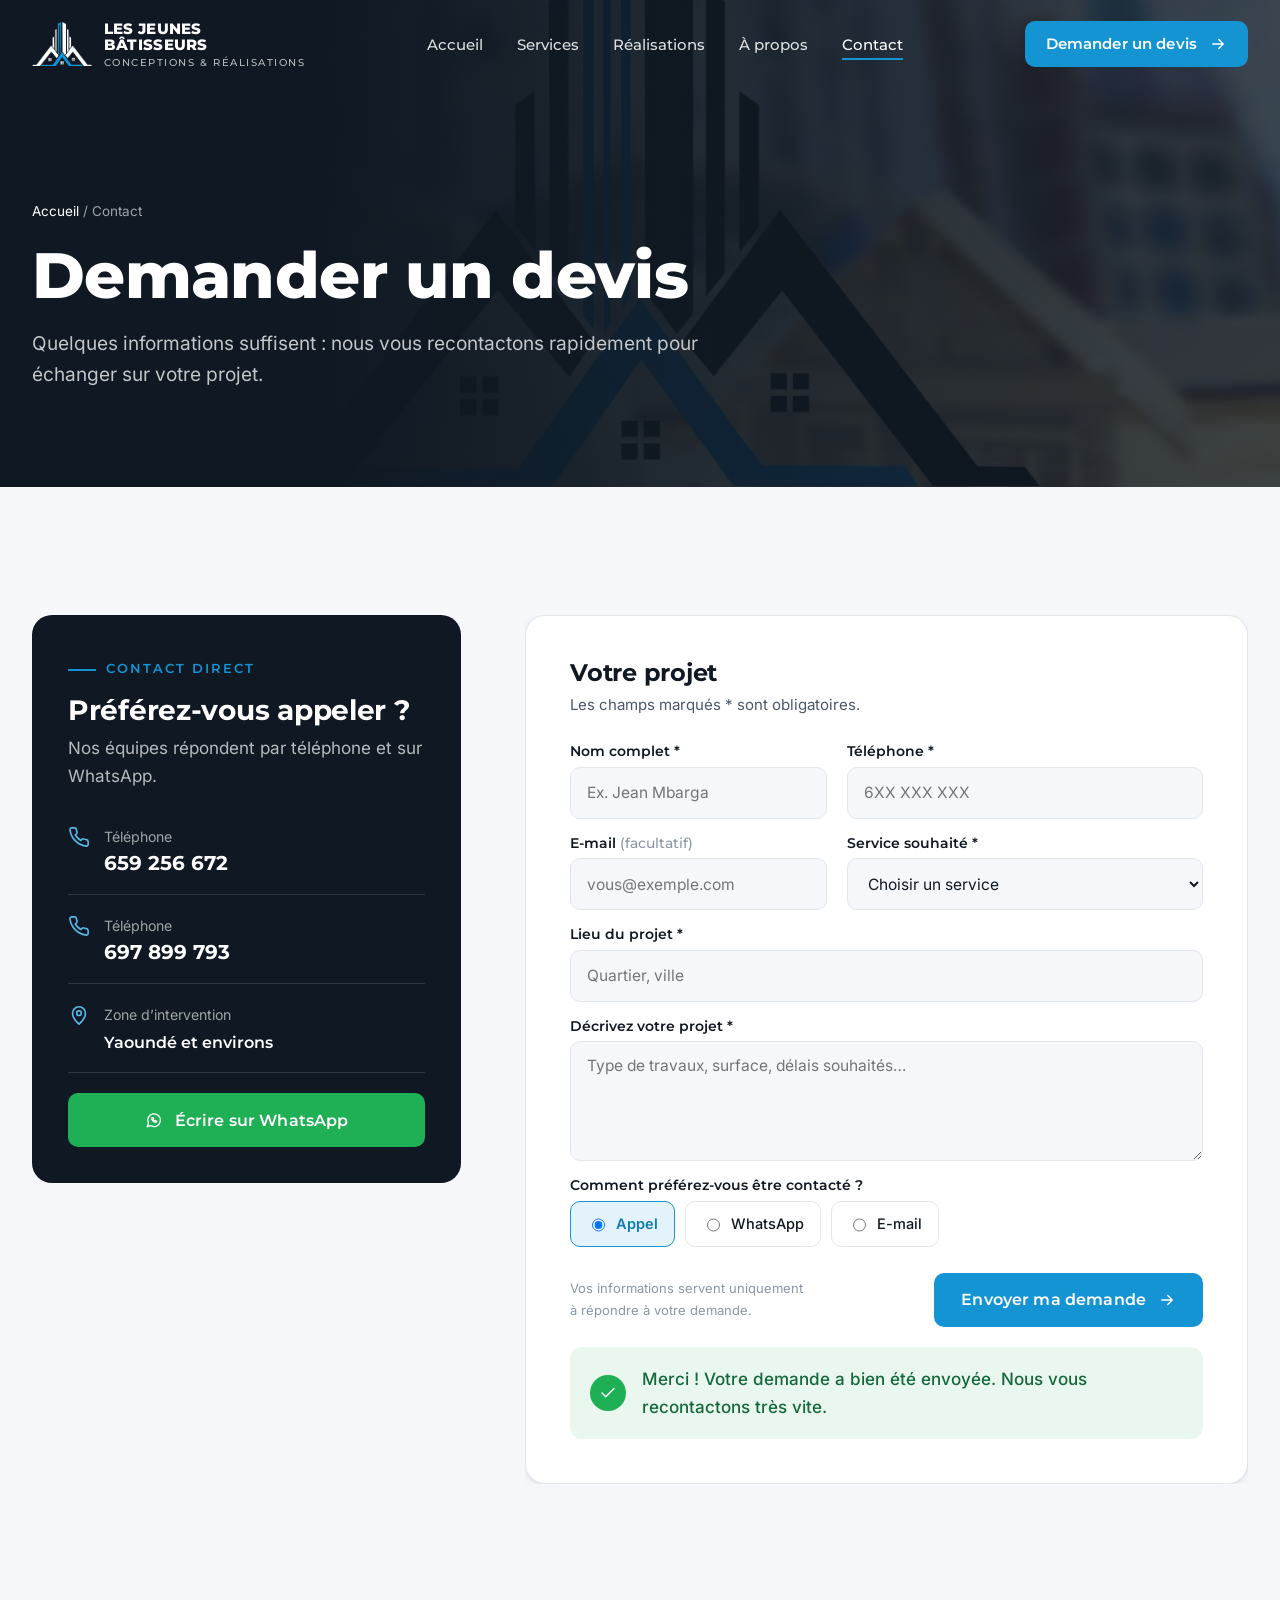
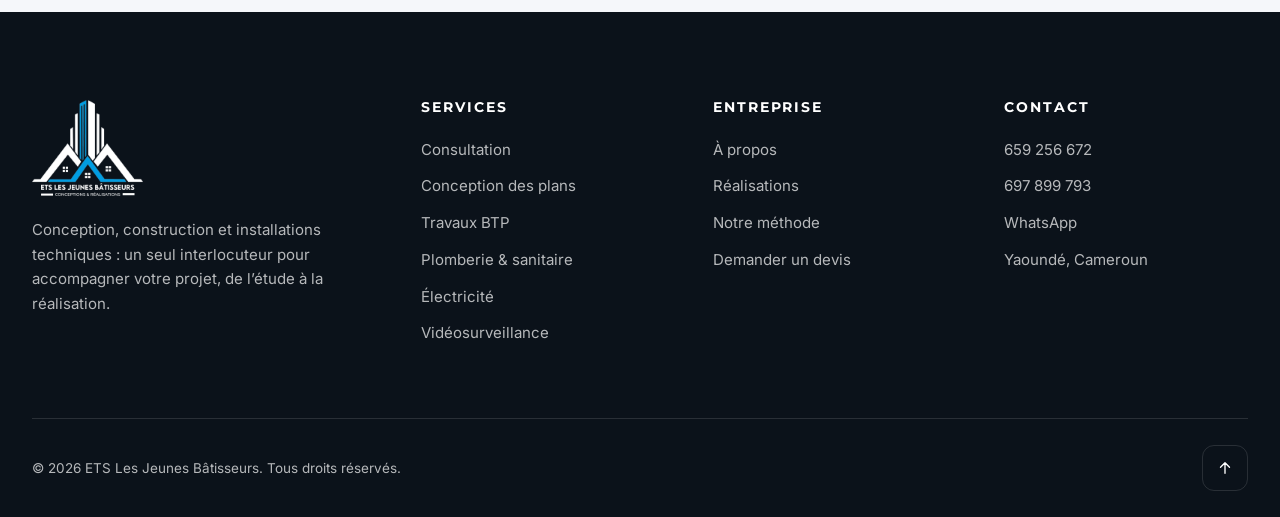
<file: contact.html>
<!doctype html>
<html lang="fr">
<head>
<meta charset="utf-8">
<meta name="viewport" content="width=device-width,initial-scale=1">
<title>Demander un devis — ETS Les Jeunes Bâtisseurs</title>
<meta name="description" content="Contactez-nous par téléphone, WhatsApp ou formulaire pour votre projet.">
<meta name="theme-color" content="#101923">
<meta property="og:title" content="Demander un devis — ETS Les Jeunes Bâtisseurs"><meta property="og:description" content="Contactez-nous par téléphone, WhatsApp ou formulaire pour votre projet.">
<meta property="og:image" content="assets/img/p10.jpg">
<link rel="icon" href="assets/img/mark-color.png">
<link rel="preload" href="assets/fonts/montserrat.woff2" as="font" type="font/woff2" crossorigin>
<link rel="stylesheet" href="css/style.css">
</head>
<body id="top">

<a class="sr-only" href="#main">Aller au contenu</a>
<header class="header" >
  <div class="container">
    <a class="brand" href="index.html" aria-label="ETS Les Jeunes Bâtisseurs — accueil">
      <img src="assets/img/mark-white.png" alt="" width="58" height="44">
      <span class="txt"><b>LES JEUNES<br>BÂTISSEURS</b><small>CONCEPTIONS &amp; RÉALISATIONS</small></span>
    </a>
    <nav class="nav" aria-label="Navigation principale"><a href="index.html" class="">Accueil</a><a href="index.html#services" class="">Services</a><a href="realisations.html" class="">Réalisations</a><a href="index.html#apropos" class="">À propos</a><a href="contact.html" class="active">Contact</a></nav>
    <div style="display:flex;gap:12px;align-items:center">
      <a class="btn desk" href="contact.html">Demander un devis <svg class="arrow" viewBox="0 0 24 24" fill="none" stroke="currentColor" stroke-width="1.8" stroke-linecap="round" stroke-linejoin="round" aria-hidden="true"><path d="M5 12h14M13 6l6 6-6 6"/></svg></a>
      <button class="burger" aria-label="Ouvrir le menu" aria-expanded="false"><span></span></button>
    </div>
  </div>
</header>
<div class="mobile-menu" role="dialog" aria-label="Menu">
  <a class="m-link" href="index.html">Accueil<span>01</span></a><a class="m-link" href="index.html#services">Services<span>02</span></a><a class="m-link" href="realisations.html">Réalisations<span>03</span></a><a class="m-link" href="index.html#apropos">À propos<span>04</span></a><a class="m-link" href="contact.html">Contact<span>05</span></a>
  <div class="m-foot">
    <a class="btn" href="contact.html">Demander un devis <svg class="arrow" viewBox="0 0 24 24" fill="none" stroke="currentColor" stroke-width="1.8" stroke-linecap="round" stroke-linejoin="round" aria-hidden="true"><path d="M5 12h14M13 6l6 6-6 6"/></svg></a>
    <a class="btn btn--wa" href="https://wa.me/237659256672"><svg class="arrow" viewBox="0 0 24 24" fill="none" stroke="currentColor" stroke-width="1.8" stroke-linecap="round" stroke-linejoin="round" aria-hidden="true"><path d="M3 21l1.6-4.6A8.5 8.5 0 1 1 7.7 19.6z"/><path d="M9 9.5c0 3 2.5 5.5 5.5 5.5l1.2-1.2-1.8-.9-.8.8a4 4 0 0 1-2.3-2.3l.8-.8-.9-1.8L9.5 9"/></svg> WhatsApp</a>
  </div>
</div>
<main id="main">

<section class="page-hero"><div class="bg"><img src="assets/img/p28.jpg" alt=""></div><div class="container">
  <p class="crumbs"><a href="index.html">Accueil</a> / Contact</p>
  <h1>Demander un devis</h1><p class="lead">Quelques informations suffisent : nous vous recontactons rapidement pour échanger sur votre projet.</p></div></section>
<section class="section" style="background:var(--warm)"><div class="container quote">
  <aside class="info-card" data-reveal>
    <span class="eyebrow">Contact direct</span>
    <h2 style="font-size:28px;margin:16px 0 8px">Préférez-vous appeler ?</h2>
    <p style="color:rgba(255,255,255,.7);margin-bottom:16px">Nos équipes répondent par téléphone et sur WhatsApp.</p>
    <div class="row"><svg class="" viewBox="0 0 24 24" fill="none" stroke="currentColor" stroke-width="1.8" stroke-linecap="round" stroke-linejoin="round" aria-hidden="true"><path d="M22 16.9v3a2 2 0 0 1-2.2 2 19.8 19.8 0 0 1-8.6-3.1 19.5 19.5 0 0 1-6-6A19.8 19.8 0 0 1 2.1 4.2 2 2 0 0 1 4.1 2h3a2 2 0 0 1 2 1.7c.1.9.4 1.8.7 2.7a2 2 0 0 1-.5 2.1L8 9.8a16 16 0 0 0 6 6l1.3-1.3a2 2 0 0 1 2.1-.4c.9.3 1.8.6 2.7.7a2 2 0 0 1 1.7 2z"/></svg><div><small style="opacity:.6">Téléphone</small><br><b style="font:700 20px var(--f-head)">659 256 672</b></div></div>
    <div class="row"><svg class="" viewBox="0 0 24 24" fill="none" stroke="currentColor" stroke-width="1.8" stroke-linecap="round" stroke-linejoin="round" aria-hidden="true"><path d="M22 16.9v3a2 2 0 0 1-2.2 2 19.8 19.8 0 0 1-8.6-3.1 19.5 19.5 0 0 1-6-6A19.8 19.8 0 0 1 2.1 4.2 2 2 0 0 1 4.1 2h3a2 2 0 0 1 2 1.7c.1.9.4 1.8.7 2.7a2 2 0 0 1-.5 2.1L8 9.8a16 16 0 0 0 6 6l1.3-1.3a2 2 0 0 1 2.1-.4c.9.3 1.8.6 2.7.7a2 2 0 0 1 1.7 2z"/></svg><div><small style="opacity:.6">Téléphone</small><br><b style="font:700 20px var(--f-head)">697 899 793</b></div></div>
    <div class="row"><svg class="" viewBox="0 0 24 24" fill="none" stroke="currentColor" stroke-width="1.8" stroke-linecap="round" stroke-linejoin="round" aria-hidden="true"><path d="M12 22s7-6.2 7-12a7 7 0 1 0-14 0c0 5.8 7 12 7 12z"/><circle cx="12" cy="10" r="2.5"/></svg><div><small style="opacity:.6">Zone d’intervention</small><br><b style="font:600 16px var(--f-head)">Yaoundé et environs</b></div></div>
    <div style="display:grid;gap:12px;margin-top:20px"><a class="btn btn--wa" href="https://wa.me/237659256672" style="justify-content:center"><svg class="arrow" viewBox="0 0 24 24" fill="none" stroke="currentColor" stroke-width="1.8" stroke-linecap="round" stroke-linejoin="round" aria-hidden="true"><path d="M3 21l1.6-4.6A8.5 8.5 0 1 1 7.7 19.6z"/><path d="M9 9.5c0 3 2.5 5.5 5.5 5.5l1.2-1.2-1.8-.9-.8.8a4 4 0 0 1-2.3-2.3l.8-.8-.9-1.8L9.5 9"/></svg> Écrire sur WhatsApp</a></div>
  </aside>
  <form class="form" data-reveal style="--delay:120ms" novalidate>
    <h3>Votre projet</h3><p class="sub">Les champs marqués * sont obligatoires.</p>
    <div class="fgrid">
      <div class="field"><label for="nom">Nom complet *</label><input id="nom" required autocomplete="name" placeholder="Ex. Jean Mbarga"></div>
      <div class="field"><label for="tel">Téléphone *</label><input id="tel" type="tel" required autocomplete="tel" placeholder="6XX XXX XXX"></div>
      <div class="field"><label for="mail">E-mail <i>(facultatif)</i></label><input id="mail" type="email" autocomplete="email" placeholder="vous@exemple.com"></div>
      <div class="field"><label for="srv">Service souhaité *</label><select id="srv" required><option value="">Choisir un service</option><option>Consultation</option><option>Conception des plans</option><option>Travaux BTP</option><option>Plomberie & installation sanitaire</option><option>Électricité bâtiment & transport électrique</option><option>Caméras de surveillance</option></select></div>
      <div class="field full"><label for="lieu">Lieu du projet *</label><input id="lieu" required placeholder="Quartier, ville"></div>
      <div class="field full"><label for="desc">Décrivez votre projet *</label><textarea id="desc" required placeholder="Type de travaux, surface, délais souhaités…"></textarea></div>
      <div class="field full"><label>Comment préférez-vous être contacté ?</label>
        <div class="radio-row"><label class="on"><input type="radio" name="pref" checked> Appel</label><label><input type="radio" name="pref"> WhatsApp</label><label><input type="radio" name="pref"> E-mail</label></div></div>
    </div>
    <div class="submit"><small>Vos informations servent uniquement à répondre à votre demande.</small><button class="btn" type="submit">Envoyer ma demande <svg class="arrow" viewBox="0 0 24 24" fill="none" stroke="currentColor" stroke-width="1.8" stroke-linecap="round" stroke-linejoin="round" aria-hidden="true"><path d="M5 12h14M13 6l6 6-6 6"/></svg></button></div>
    <div class="success" hidden><span class="chk"><svg class="" viewBox="0 0 24 24" fill="none" stroke="currentColor" stroke-width="1.8" stroke-linecap="round" stroke-linejoin="round" aria-hidden="true"><path d="M20 6 9 17l-5-5"/></svg></span>Merci ! Votre demande a bien été envoyée. Nous vous recontactons très vite.</div>
  </form>
</div></section>
</main>

<footer class="footer">
  <div class="container">
    <div class="cols">
      <div>
        <a class="brand" href="index.html"><img src="assets/img/logo-white.png" alt="ETS Les Jeunes Bâtisseurs — Conceptions &amp; Réalisations" style="height:96px"></a>
        <p class="desc">Conception, construction et installations techniques : un seul interlocuteur pour accompagner votre projet, de l’étude à la réalisation.</p>
      </div>
      <div><h4>Services</h4><ul>
        <li><a href="index.html#services">Consultation</a></li><li><a href="index.html#services">Conception des plans</a></li>
        <li><a href="index.html#services">Travaux BTP</a></li><li><a href="index.html#services">Plomberie &amp; sanitaire</a></li>
        <li><a href="index.html#services">Électricité</a></li><li><a href="index.html#services">Vidéosurveillance</a></li></ul></div>
      <div><h4>Entreprise</h4><ul>
        <li><a href="index.html#apropos">À propos</a></li><li><a href="realisations.html">Réalisations</a></li>
        <li><a href="index.html#methode">Notre méthode</a></li><li><a href="contact.html">Demander un devis</a></li></ul></div>
      <div><h4>Contact</h4><ul>
        <li><a href="tel:+237659256672">659 256 672</a></li><li><a href="tel:+237697899793">697 899 793</a></li>
        <li><a href="https://wa.me/237659256672">WhatsApp</a></li><li>Yaoundé, Cameroun</li></ul></div>
    </div>
    <div class="bottom">
      <span>© 2026 ETS Les Jeunes Bâtisseurs. Tous droits réservés.</span>
      <a class="to-top" href="#top" aria-label="Retour en haut"><svg class="" viewBox="0 0 24 24" fill="none" stroke="currentColor" stroke-width="1.8" stroke-linecap="round" stroke-linejoin="round" aria-hidden="true"><path d="M12 19V5M6 11l6-6 6 6"/></svg></a>
    </div>
  </div>
</footer>
<a class="wa-float" href="https://wa.me/237659256672" aria-label="Nous écrire sur WhatsApp"><svg class="" viewBox="0 0 24 24" fill="none" stroke="currentColor" stroke-width="1.8" stroke-linecap="round" stroke-linejoin="round" aria-hidden="true"><path d="M3 21l1.6-4.6A8.5 8.5 0 1 1 7.7 19.6z"/><path d="M9 9.5c0 3 2.5 5.5 5.5 5.5l1.2-1.2-1.8-.9-.8.8a4 4 0 0 1-2.3-2.3l.8-.8-.9-1.8L9.5 9"/></svg> WhatsApp</a>
<div class="page-fade" aria-hidden="true"></div>
<script src="js/main.js" defer></script>
</body>
</html>
</file>
<file: css/style.css>
/* =========================================================
   ETS LES JEUNES BÂTISSEURS — Feuille de style principale
   ========================================================= */
@font-face{font-family:"Montserrat";src:url(../assets/fonts/montserrat.woff2) format("woff2");font-weight:100 900;font-display:swap}
@font-face{font-family:"Inter";src:url(../assets/fonts/inter.woff2) format("woff2");font-weight:100 900;font-display:swap}

:root{
  /* Couleurs */
  --charcoal:#101923; --steel:#263341; --steel-2:#1A2531;
  --blue:#1594D4; --blue-600:#0F7DB5; --blue-100:#E3F2FB;
  --warm:#F5F7FA; --white:#FFFFFF; --amber:#F5A623;
  --ink:#101923; --ink-2:#4A5868; --line:#E1E6EC; --line-dark:rgba(255,255,255,.12);
  /* Typo */
  --f-head:"Montserrat",system-ui,sans-serif; --f-body:"Inter",system-ui,sans-serif;
  /* Espacements (8 px) */
  --s1:8px;--s2:16px;--s3:24px;--s4:32px;--s6:48px;--s8:64px;--s12:96px;--s16:128px;
  /* Formes */
  --r-btn:10px; --r-card:14px; --r-img:16px;
  --sh-1:0 1px 2px rgba(16,25,35,.06),0 2px 8px rgba(16,25,35,.06);
  --sh-2:0 12px 32px -8px rgba(16,25,35,.22);
  /* Motion */
  --ease-out:cubic-bezier(.22,.61,.36,1);
  --ease-expo:cubic-bezier(.16,1,.3,1);
  --ease-io:cubic-bezier(.65,0,.35,1);
  --d-fast:180ms; --d-base:240ms; --d-reveal:700ms; --d-slow:1000ms;
  --container:1280px;
}
*,*::before,*::after{box-sizing:border-box}
html{scroll-behavior:smooth;-webkit-text-size-adjust:100%}
body{margin:0;font-family:var(--f-body);font-size:17px;line-height:1.65;color:var(--ink);background:var(--warm);-webkit-font-smoothing:antialiased}
img{display:block;max-width:100%;height:auto}
a{color:inherit;text-decoration:none}
h1,h2,h3,h4{font-family:var(--f-head);line-height:1.12;margin:0;letter-spacing:-.01em}
p{margin:0}
.container{width:100%;max-width:var(--container);margin:0 auto;padding:0 32px}
.eyebrow{display:inline-flex;align-items:center;gap:10px;font:600 12.5px/1 var(--f-head);letter-spacing:.16em;text-transform:uppercase;color:var(--blue)}
.eyebrow::before{content:"";width:28px;height:2px;background:currentColor}
.h2{font-size:clamp(30px,3.4vw,46px);font-weight:800}
.lead{font-size:19px;color:var(--ink-2);max-width:56ch}
.dark{background:var(--charcoal);color:#fff}
.dark .lead{color:rgba(255,255,255,.72)}
.section{padding:var(--s16) 0}
.sr-only{position:absolute;width:1px;height:1px;overflow:hidden;clip:rect(0 0 0 0)}
:focus-visible{outline:3px solid var(--blue);outline-offset:3px;border-radius:6px}

/* ---------- Boutons ---------- */
.btn{--bg:var(--blue);--fg:#fff;position:relative;display:inline-flex;align-items:center;gap:12px;height:54px;padding:0 26px;border-radius:var(--r-btn);
  font:600 15.5px/1 var(--f-head);letter-spacing:.01em;background:var(--bg);color:var(--fg);border:1.5px solid transparent;cursor:pointer;overflow:hidden;
  transition:background-color var(--d-base) var(--ease-out),color var(--d-base) var(--ease-out),border-color var(--d-base) var(--ease-out),box-shadow var(--d-base) var(--ease-out)}
.btn .arrow{width:18px;height:18px;transition:transform var(--d-base) var(--ease-out)}
.btn:hover,.btn.is-hover{--bg:var(--blue-600);box-shadow:0 10px 24px -10px rgba(21,148,212,.7)}
.btn:hover .arrow,.btn.is-hover .arrow{transform:translateX(4px)}
.btn:active{transform:translateY(1px)}
.btn--ghost-light{--bg:transparent;--fg:#fff;border-color:rgba(255,255,255,.55)}
.btn--ghost-light:hover,.btn--ghost-light.is-hover{--bg:#fff;--fg:var(--charcoal);border-color:#fff;box-shadow:none}
.btn--ghost-dark{--bg:transparent;--fg:var(--charcoal);border-color:rgba(16,25,35,.3)}
.btn--ghost-dark:hover,.btn--ghost-dark.is-hover{--bg:var(--charcoal);--fg:#fff;box-shadow:none}
.btn--wa{--bg:#1FAF54}
.btn--wa:hover,.btn--wa.is-hover{--bg:#178F44;box-shadow:0 10px 24px -10px rgba(31,175,84,.7)}
.link-arrow{display:inline-flex;align-items:center;gap:8px;font:600 15px/1 var(--f-head);color:var(--blue)}
.link-arrow svg{width:16px;height:16px;transition:transform var(--d-base) var(--ease-out)}
.link-arrow:hover svg{transform:translateX(4px)}

/* ---------- Header ---------- */
.header{position:fixed;inset:0 0 auto 0;z-index:50;height:88px;display:flex;align-items:center;color:#fff;
  transition:background-color 300ms var(--ease-out),height 300ms var(--ease-out),box-shadow 300ms var(--ease-out),transform 400ms var(--ease-expo)}
.header.is-solid{background:rgba(16,25,35,.96);backdrop-filter:blur(10px);height:72px;box-shadow:0 8px 24px -12px rgba(0,0,0,.5)}
.header.is-hidden{transform:translateY(-100%)}
.header .container{display:flex;align-items:center;justify-content:space-between;gap:32px}
.brand{display:flex;align-items:center;gap:12px}
.brand img{height:44px;width:auto;transition:height 300ms var(--ease-out)}
.header.is-solid .brand img{height:38px}
.brand b{font:800 15px/1.05 var(--f-head);letter-spacing:.02em;display:block}
.brand small{display:block;font:500 9.5px/1 var(--f-head);letter-spacing:.16em;opacity:.7;margin-top:5px}
.nav{display:flex;gap:6px}
.nav a{position:relative;padding:10px 14px;font:500 15px/1 var(--f-head);color:rgba(255,255,255,.86);transition:color var(--d-fast)}
.nav a::after{content:"";position:absolute;left:14px;right:14px;bottom:2px;height:2px;background:var(--blue);transform:scaleX(0);transform-origin:right;transition:transform var(--d-base) var(--ease-out)}
.nav a:hover,.nav a.active{color:#fff}
.nav a:hover::after,.nav a.active::after{transform:scaleX(1);transform-origin:left}
.header .btn{height:46px;padding:0 20px;font-size:14.5px}
.burger{display:none;width:46px;height:46px;border-radius:10px;border:1px solid rgba(255,255,255,.25);background:transparent;color:#fff;align-items:center;justify-content:center}
.burger span{position:relative;display:block;width:20px;height:2px;background:currentColor;transition:background var(--d-fast)}
.burger span::before,.burger span::after{content:"";position:absolute;left:0;width:20px;height:2px;background:currentColor;transition:transform 300ms var(--ease-expo)}
.burger span::before{top:-6px}.burger span::after{top:6px}
.menu-open .burger span{background:transparent}
.menu-open .burger span::before{transform:translateY(6px) rotate(45deg)}
.menu-open .burger span::after{transform:translateY(-6px) rotate(-45deg)}

/* Menu mobile plein écran */
.mobile-menu{position:fixed;inset:0;z-index:40;background:var(--charcoal);color:#fff;padding:110px 28px 32px;display:flex;flex-direction:column;
  clip-path:inset(0 0 100% 0);transition:clip-path 600ms var(--ease-expo);visibility:hidden}
.menu-open .mobile-menu{clip-path:inset(0 0 0 0);visibility:visible}
.mobile-menu a.m-link{font:700 34px/1.25 var(--f-head);padding:10px 0;border-bottom:1px solid var(--line-dark);display:flex;justify-content:space-between;align-items:center;
  opacity:0;transform:translateY(24px);transition:opacity 400ms var(--ease-out),transform 500ms var(--ease-expo)}
.mobile-menu a.m-link span{font:500 13px/1 var(--f-body);color:var(--blue)}
.menu-open .mobile-menu a.m-link{opacity:1;transform:none}
.menu-open .mobile-menu a.m-link:nth-child(1){transition-delay:120ms}
.menu-open .mobile-menu a.m-link:nth-child(2){transition-delay:180ms}
.menu-open .mobile-menu a.m-link:nth-child(3){transition-delay:240ms}
.menu-open .mobile-menu a.m-link:nth-child(4){transition-delay:300ms}
.menu-open .mobile-menu a.m-link:nth-child(5){transition-delay:360ms}
.mobile-menu .m-foot{margin-top:auto;display:grid;gap:12px}
.mobile-menu .m-foot .btn{justify-content:center;width:100%}

/* ---------- Hero ---------- */
.hero{position:relative;min-height:100vh;min-height:100svh;display:flex;align-items:flex-end;color:#fff;overflow:hidden;background:var(--charcoal)}
.hero__media{position:absolute;inset:0}
.hero__media img{width:100%;height:100%;object-fit:cover;object-position:50% 60%;transform:scale(1.04);animation:heroZoom 10s var(--ease-out) forwards}
.hero__media::after{content:"";position:absolute;inset:0;
  background:linear-gradient(90deg,rgba(16,25,35,.92) 0%,rgba(16,25,35,.70) 38%,rgba(16,25,35,.15) 75%),linear-gradient(0deg,rgba(16,25,35,.85) 0%,rgba(16,25,35,0) 40%)}
.hero__content{position:relative;padding-bottom:120px;padding-top:160px}
.hero .eyebrow{color:#7CC8EE;opacity:0;animation:fadeUp 700ms var(--ease-expo) 200ms forwards}
.hero h1{font-size:clamp(40px,5.6vw,80px);font-weight:800;max-width:14ch;margin:22px 0 26px;letter-spacing:-.02em}
.hero h1 .line{display:block;overflow:hidden;padding-bottom:.06em}
.hero h1 .line>span{display:block;transform:translateY(105%);animation:lineUp 900ms var(--ease-expo) forwards}
.hero h1 .line:nth-child(1)>span{animation-delay:350ms}
.hero h1 .line:nth-child(2)>span{animation-delay:440ms}
.hero h1 .line:nth-child(3)>span{animation-delay:530ms}
.hero h1 em{font-style:normal;color:var(--blue)}
.hero p.lead{color:rgba(255,255,255,.8);opacity:0;animation:fadeUp 700ms var(--ease-expo) 800ms forwards}
.hero__ctas{display:flex;gap:14px;margin-top:38px;flex-wrap:wrap}
.hero__ctas .btn{opacity:0;animation:fadeUp 700ms var(--ease-expo) forwards}
.hero__ctas .btn:nth-child(1){animation-delay:950ms}
.hero__ctas .btn:nth-child(2){animation-delay:1030ms}
.hero__meta{position:absolute;right:32px;bottom:120px;display:flex;flex-direction:column;align-items:flex-end;gap:6px;font:500 13px/1.4 var(--f-body);color:rgba(255,255,255,.7);opacity:0;animation:fadeIn 800ms var(--ease-out) 1300ms forwards}
.hero__meta b{font:700 13px/1 var(--f-head);color:#fff;letter-spacing:.12em;text-transform:uppercase}
.scroll-cue{position:absolute;left:50%;bottom:32px;transform:translateX(-50%);display:flex;flex-direction:column;align-items:center;gap:10px;font:600 11px/1 var(--f-head);letter-spacing:.2em;text-transform:uppercase;color:rgba(255,255,255,.7);opacity:0;animation:fadeIn 800ms var(--ease-out) 1400ms forwards}
.scroll-cue i{position:relative;width:24px;height:38px;border:1.5px solid rgba(255,255,255,.55);border-radius:14px}
.scroll-cue i::after{content:"";position:absolute;left:50%;top:8px;width:3px;height:7px;margin-left:-1.5px;border-radius:2px;background:#fff;animation:cue 1.8s var(--ease-io) 2s infinite}
.header{animation:headerIn 600ms var(--ease-expo) 100ms both}

@keyframes heroZoom{from{transform:scale(1.04)}to{transform:scale(1)}}
@keyframes lineUp{to{transform:translateY(0)}}
@keyframes fadeUp{from{opacity:0;transform:translateY(20px)}to{opacity:1;transform:none}}
@keyframes fadeIn{to{opacity:1}}
@keyframes headerIn{from{opacity:0;transform:translateY(-16px)}to{opacity:1;transform:none}}
@keyframes cue{0%{transform:translateY(0);opacity:0}20%{opacity:1}80%{transform:translateY(12px);opacity:0}100%{opacity:0}}

/* ---------- Bande de confiance ---------- */
.trust{background:var(--steel);color:#fff;position:relative;z-index:2}
.trust ul{list-style:none;margin:0;padding:0;display:grid;grid-template-columns:repeat(4,1fr)}
.trust li{display:flex;align-items:center;gap:14px;padding:28px 22px;border-left:1px solid var(--line-dark)}
.trust li:first-child{border-left:0;padding-left:0}
.trust .ic{flex:none;width:46px;height:46px;border-radius:12px;background:rgba(21,148,212,.14);color:#58B7E6;display:grid;place-items:center}
.trust .ic svg{width:22px;height:22px}
.trust b{font:700 16px/1.2 var(--f-head);display:block}
.trust small{font-size:13.5px;color:rgba(255,255,255,.6);line-height:1.4;display:block;margin-top:3px}

/* ---------- Services ---------- */
.services{background:var(--warm)}
.sec-head{display:grid;grid-template-columns:1.1fr 1fr;gap:64px;align-items:end;margin-bottom:64px}
.sec-head .h2{margin-top:18px}
.grid-3{display:grid;grid-template-columns:repeat(3,1fr);gap:24px}
.card{position:relative;background:#fff;border:1px solid var(--line);border-radius:var(--r-card);padding:36px 32px 32px;overflow:hidden;
  transition:transform var(--d-base) var(--ease-out),box-shadow var(--d-base) var(--ease-out),border-color var(--d-base)}
.card::before{content:"";position:absolute;left:0;top:0;height:3px;width:100%;background:var(--blue);transform:scaleX(0);transform-origin:left;transition:transform 320ms var(--ease-expo)}
.card:hover,.card.is-hover{transform:translateY(-6px);box-shadow:var(--sh-2);border-color:transparent}
.card:hover::before,.card.is-hover::before{transform:scaleX(1)}
.card .num{position:absolute;right:28px;top:30px;font:700 13px/1 var(--f-head);color:#B5C0CC;letter-spacing:.08em}
.card .ic{width:56px;height:56px;border-radius:14px;background:var(--blue-100);color:var(--blue);display:grid;place-items:center;margin-bottom:28px;transition:background var(--d-base),color var(--d-base)}
.card:hover .ic,.card.is-hover .ic{background:var(--blue);color:#fff}
.card .ic svg{width:26px;height:26px}
.card h3{font-size:21px;font-weight:700;margin-bottom:12px}
.card p{color:var(--ink-2);font-size:15.5px;line-height:1.6;margin-bottom:24px}
.card:nth-child(even){background:#FBFCFD}

/* ---------- À propos ---------- */
.about{background:#fff}
.split{display:grid;grid-template-columns:1fr 1.05fr;gap:88px;align-items:center}
.about .h2{margin:18px 0 24px}
.about p+p{margin-top:16px}
.about .mission{margin:32px 0;padding:22px 26px;border-left:3px solid var(--blue);background:var(--warm);border-radius:0 12px 12px 0;font:600 18px/1.5 var(--f-head);color:var(--charcoal)}
.checks{list-style:none;padding:0;margin:0 0 36px;display:grid;grid-template-columns:1fr 1fr;gap:12px 24px}
.checks li{display:flex;gap:10px;align-items:center;font-weight:500;font-size:15.5px}
.checks svg{flex:none;width:20px;height:20px;color:var(--blue)}
.media-stack{position:relative;padding:0 0 64px 64px}
.media-stack .main{border-radius:var(--r-img);overflow:hidden;aspect-ratio:4/3.4}
.media-stack .main img{width:100%;height:115%;object-fit:cover;will-change:transform}
.media-stack .inset{position:absolute;left:0;bottom:0;width:44%;border-radius:14px;overflow:hidden;border:8px solid #fff;box-shadow:var(--sh-2);aspect-ratio:3/4}
.media-stack .inset img{width:100%;height:100%;object-fit:cover}
.media-stack .tag{position:absolute;right:-12px;top:36px;background:var(--charcoal);color:#fff;padding:16px 20px;border-radius:12px;font:600 13px/1.35 var(--f-head);box-shadow:var(--sh-2)}
.media-stack .tag b{display:block;color:var(--blue);font-size:12px;letter-spacing:.14em;text-transform:uppercase;margin-bottom:4px}

/* ---------- Processus (scroll horizontal épinglé) ---------- */
.process{position:relative;background:var(--charcoal);color:#fff}
.process__pin{position:sticky;top:0;height:100vh;overflow:hidden;display:flex;flex-direction:column;justify-content:center}
.process__head{display:flex;justify-content:space-between;align-items:end;gap:48px;margin-bottom:48px}
.process__track{display:flex;gap:28px;padding-left:max(32px,calc((100vw - var(--container))/2 + 32px));will-change:transform}
.step{flex:none;width:400px}
.step figure{margin:0;border-radius:var(--r-img);overflow:hidden;aspect-ratio:4/3.2;position:relative}
.step figure img{width:100%;height:100%;object-fit:cover}
.step figure figcaption{position:absolute;left:16px;top:16px;background:rgba(16,25,35,.75);backdrop-filter:blur(6px);padding:8px 12px;border-radius:8px;font:700 12px/1 var(--f-head);letter-spacing:.14em}
.step h3{font-size:22px;margin:22px 0 8px}
.step p{color:rgba(255,255,255,.66);font-size:15.5px}
.process__bar{margin-top:48px;height:2px;background:var(--line-dark);position:relative}
.process__bar i{position:absolute;inset:0;background:var(--blue);transform-origin:left;transform:scaleX(var(--p,0))}

/* ---------- Réalisations ---------- */
.projects{background:var(--warm)}
.filters{display:flex;gap:8px;flex-wrap:wrap}
.chip{height:40px;padding:0 18px;border-radius:999px;border:1px solid var(--line);background:#fff;font:600 14px/1 var(--f-head);color:var(--ink-2);cursor:pointer;transition:all var(--d-base) var(--ease-out)}
.chip.active,.chip:hover{background:var(--charcoal);border-color:var(--charcoal);color:#fff}
.gallery{display:grid;grid-template-columns:repeat(4,1fr);grid-auto-rows:240px;gap:20px}
.tile{margin:0;position:relative;border-radius:var(--r-img);overflow:hidden;background:var(--steel);cursor:zoom-in}
.tile.feat{grid-column:span 2;grid-row:span 2}
.tile.tall{grid-row:span 2}
.tile.wide{grid-column:span 2}
.tile img{width:100%;height:100%;object-fit:cover;transition:transform 600ms var(--ease-out)}
.tile::after{content:"";position:absolute;inset:0;background:linear-gradient(0deg,rgba(16,25,35,.85),rgba(16,25,35,0) 55%);opacity:.55;transition:opacity 400ms var(--ease-out)}
.tile .cap{position:absolute;left:22px;right:22px;bottom:20px;z-index:2;color:#fff;transform:translateY(8px);opacity:.0;transition:opacity 350ms var(--ease-out),transform 450ms var(--ease-expo)}
.tile .cap small{display:block;font:600 11px/1 var(--f-head);letter-spacing:.16em;text-transform:uppercase;color:#7CC8EE;margin-bottom:8px}
.tile .cap b{font:700 18px/1.25 var(--f-head)}
.tile.feat .cap b{font-size:26px}
.tile.feat .cap,.tile:hover .cap,.tile.is-hover .cap{opacity:1;transform:none}
.tile:hover img,.tile.is-hover img{transform:scale(1.03)}
.tile:hover::after,.tile.is-hover::after{opacity:1}
.tile .zoom{position:absolute;right:16px;top:16px;z-index:2;width:42px;height:42px;border-radius:50%;background:#fff;color:var(--charcoal);display:grid;place-items:center;transform:scale(.6);opacity:0;transition:all 350ms var(--ease-expo)}
.tile:hover .zoom,.tile.is-hover .zoom{transform:scale(1);opacity:1}
.tile .zoom svg{width:18px;height:18px}

/* Lightbox */
.lightbox{position:fixed;inset:0;z-index:80;background:rgba(10,15,21,.94);display:grid;place-items:center;opacity:0;visibility:hidden;transition:opacity 250ms var(--ease-out),visibility 250ms}
.lightbox.open{opacity:1;visibility:visible}
.lightbox img{max-width:88vw;max-height:80vh;border-radius:12px;transform:scale(.97);transition:transform 400ms var(--ease-expo)}
.lightbox.open img{transform:none}
.lightbox .lb-cap{color:#fff;text-align:center;margin-top:16px;font:600 15px var(--f-head)}
.lightbox button{position:absolute;background:rgba(255,255,255,.1);border:0;color:#fff;width:52px;height:52px;border-radius:50%;cursor:pointer;display:grid;place-items:center}
.lightbox .lb-close{top:24px;right:24px}.lightbox .lb-prev{left:24px;top:50%}.lightbox .lb-next{right:24px;top:50%}

/* ---------- CTA ---------- */
.cta{position:relative;overflow:hidden;color:#fff;background:var(--charcoal)}
.cta__bg{position:absolute;inset:-40px 0;opacity:.22}
.cta__bg img{width:100%;height:100%;object-fit:cover;filter:grayscale(1) contrast(1.1)}
.cta::before{content:"";position:absolute;inset:0;z-index:1;background:radial-gradient(800px 400px at 85% 20%,rgba(21,148,212,.35),transparent 60%),linear-gradient(90deg,var(--charcoal) 20%,rgba(16,25,35,.6))}
.cta .container{position:relative;z-index:2;display:grid;grid-template-columns:1.3fr 1fr;gap:64px;align-items:center}
.cta h2{font-size:clamp(36px,4.4vw,60px);font-weight:800;margin:18px 0 20px}
.cta h2 em{font-style:normal;color:var(--blue)}
.contact-box{background:rgba(255,255,255,.06);border:1px solid var(--line-dark);border-radius:18px;padding:32px;backdrop-filter:blur(8px)}
.contact-box .row{display:flex;align-items:center;gap:16px;padding:16px 0;border-bottom:1px solid var(--line-dark)}
.contact-box .row:last-of-type{border:0}
.contact-box .ic{width:46px;height:46px;border-radius:12px;background:rgba(21,148,212,.16);color:#58B7E6;display:grid;place-items:center}
.contact-box .ic svg{width:22px;height:22px}
.contact-box small{display:block;color:rgba(255,255,255,.6);font-size:13px}
.contact-box b{font:700 20px/1.2 var(--f-head);letter-spacing:.02em}
.contact-box .btns{display:grid;grid-template-columns:1fr 1fr;gap:12px;margin-top:20px}
.contact-box .btns .btn{justify-content:center;padding:0 14px}

/* ---------- Footer ---------- */
.footer{background:#0B121A;color:rgba(255,255,255,.7);padding:88px 0 0;font-size:15px}
.footer .cols{display:grid;grid-template-columns:1.4fr 1fr 1fr 1fr;gap:48px}
.footer h4{color:#fff;font-size:14px;letter-spacing:.14em;text-transform:uppercase;margin-bottom:22px}
.footer ul{list-style:none;padding:0;margin:0;display:grid;gap:12px}
.footer a:hover{color:#fff}
.footer .brand img{height:64px}
.footer .desc{margin:22px 0;max-width:34ch}
.footer .bottom{margin-top:72px;border-top:1px solid var(--line-dark);padding:26px 0;display:flex;justify-content:space-between;align-items:center;font-size:13.5px}
.to-top{width:46px;height:46px;border-radius:12px;border:1px solid var(--line-dark);display:grid;place-items:center;color:#fff;transition:all var(--d-base) var(--ease-out)}
.to-top:hover{background:var(--blue);border-color:var(--blue);transform:translateY(-3px)}
.to-top svg{width:18px;height:18px}

/* Bouton WhatsApp flottant (mobile) */
.wa-float{position:fixed;right:16px;bottom:16px;z-index:45;display:none;align-items:center;gap:10px;height:54px;padding:0 20px 0 16px;border-radius:999px;background:#1FAF54;color:#fff;font:700 14.5px/1 var(--f-head);box-shadow:0 12px 28px -8px rgba(0,0,0,.45);transform:translateY(120px);transition:transform 500ms var(--ease-expo)}
.wa-float.show{transform:none}
.wa-float svg{width:24px;height:24px}

/* ---------- Pages intérieures ---------- */
.page-hero{position:relative;padding:200px 0 96px;color:#fff;background:var(--charcoal);overflow:hidden}
.page-hero .bg{position:absolute;inset:0;opacity:.35}
.page-hero .bg img{width:100%;height:100%;object-fit:cover}
.page-hero::after{content:"";position:absolute;inset:0;background:linear-gradient(90deg,var(--charcoal) 25%,rgba(16,25,35,.4))}
.page-hero .container{position:relative;z-index:2}
.page-hero h1{font-size:clamp(38px,5vw,64px);font-weight:800;margin:18px 0 16px}
.crumbs{font-size:13.5px;color:rgba(255,255,255,.6)}
.crumbs a{color:#fff}

/* Formulaire de devis */
.quote{display:grid;grid-template-columns:1fr 1.35fr;gap:64px;align-items:start}
.form{background:#fff;border:1px solid var(--line);border-radius:20px;padding:44px;box-shadow:var(--sh-1)}
.form h3{font-size:24px;margin-bottom:6px}
.form .sub{color:var(--ink-2);font-size:15px;margin-bottom:28px}
.fgrid{display:grid;grid-template-columns:1fr 1fr;gap:18px 20px}
.field{display:flex;flex-direction:column;gap:8px}
.field.full{grid-column:1/-1}
.field label{font:600 13.5px/1 var(--f-head);color:var(--charcoal)}
.field label i{font-style:normal;color:#8A97A6;font-weight:500}
.field input,.field select,.field textarea{font:400 15.5px var(--f-body);height:52px;padding:0 16px;border-radius:10px;border:1.5px solid var(--line);background:var(--warm);color:var(--ink);transition:border-color var(--d-fast),box-shadow var(--d-fast),background var(--d-fast)}
.field textarea{height:120px;padding:14px 16px;resize:vertical}
.field input:focus,.field select:focus,.field textarea:focus,.field .is-focus{outline:0;border-color:var(--blue);background:#fff;box-shadow:0 0 0 4px rgba(21,148,212,.15)}
.radio-row{display:flex;gap:10px;flex-wrap:wrap}
.radio-row label{display:flex;align-items:center;gap:8px;height:46px;padding:0 16px;border:1.5px solid var(--line);border-radius:10px;font:500 14.5px var(--f-body);cursor:pointer}
.radio-row label.on{border-color:var(--blue);background:var(--blue-100);color:var(--blue-600);font-weight:600}
.form .submit{margin-top:26px;display:flex;align-items:center;justify-content:space-between;gap:16px}
.form .submit small{color:#8A97A6;font-size:13px;max-width:30ch}
.success{display:flex;gap:16px;align-items:center;padding:18px 20px;border-radius:12px;background:#E9F7EF;color:#14683A;margin-top:20px;font-weight:500}
.success .chk{width:36px;height:36px;border-radius:50%;background:#1FAF54;color:#fff;display:grid;place-items:center;flex:none}
.success .chk svg{width:18px;height:18px;stroke-dasharray:24;stroke-dashoffset:0}
.info-card{background:var(--charcoal);color:#fff;border-radius:20px;padding:36px}
.info-card .row{display:flex;gap:14px;padding:16px 0;border-bottom:1px solid var(--line-dark)}
.info-card .row:last-child{border:0}

/* ---------- Révélation au scroll ---------- */
[data-reveal]{opacity:0;transform:translateY(24px);transition:opacity var(--d-reveal) var(--ease-out),transform var(--d-reveal) var(--ease-expo);transition-delay:var(--delay,0ms)}
[data-reveal="fade"]{transform:none}
[data-reveal="left"]{transform:translateX(-32px)}
[data-reveal="mask"]{opacity:1;transform:none;clip-path:inset(0 0 100% 0);transition:clip-path 1100ms var(--ease-expo)}
[data-reveal].is-in{opacity:1;transform:none;clip-path:inset(0 0 0 0)}

/* Transition de page */
.page-fade{position:fixed;inset:0;z-index:100;background:var(--charcoal);pointer-events:none;opacity:0;transition:opacity 180ms var(--ease-out)}
.page-fade.on{opacity:1}

/* ---------- Responsive ---------- */
@media (max-width:1199px){
  .nav,.header .btn.desk{display:none}
  .burger{display:inline-flex}
  .grid-3{grid-template-columns:repeat(2,1fr)}
  .trust ul{grid-template-columns:repeat(2,1fr)}
  .trust li:nth-child(3){border-left:0;padding-left:0}
  .split,.cta .container,.quote{grid-template-columns:1fr;gap:56px}
  .sec-head{grid-template-columns:1fr;gap:20px}
  .hero{min-height:82vh}
  .footer .cols{grid-template-columns:1fr 1fr}
  .gallery{grid-template-columns:repeat(2,1fr)}
  .section{padding:96px 0}
}
@media (max-width:767px){
  body{font-size:16px}
  .container{padding:0 20px}
  .section{padding:72px 0}
  .header{height:72px}
  .brand img{height:38px}
  .brand .txt{display:none}
  .hero{min-height:92svh}
  .hero__content{padding-bottom:110px}
  .hero h1{font-size:40px}
  .hero p.lead{font-size:16.5px}
  .hero__ctas{flex-direction:column}
  .hero__ctas .btn{justify-content:center;width:100%}
  .hero__meta{display:none}
  .trust ul{grid-template-columns:1fr 1fr}
  .trust li{flex-direction:column;align-items:flex-start;gap:10px;padding:22px 14px 22px 0;border-left:0}
  .trust li:nth-child(even){padding-left:14px;border-left:1px solid var(--line-dark)}
  .grid-3{grid-template-columns:1fr;gap:16px}
  .card{padding:28px 24px}
  .checks{grid-template-columns:1fr}
  .media-stack{padding:0 0 40px 32px}
  .media-stack .tag{right:8px}
  .process__pin{position:relative;height:auto;padding:72px 0}
  .process__head{flex-direction:column;align-items:flex-start;gap:16px}
  .process__track{flex-direction:column;padding:0 20px;transform:none!important}
  .step{width:100%}
  .process__bar{display:none}
  .gallery{grid-template-columns:1fr 1fr;grid-auto-rows:160px;gap:10px}
  .tile.feat{grid-column:span 2}
  .tile .cap{left:14px;bottom:12px}
  .tile .cap b{font-size:14px}
  .tile.feat .cap b{font-size:19px}
  .contact-box{padding:22px}
  .contact-box .btns{grid-template-columns:1fr}
  .footer .cols{grid-template-columns:1fr;gap:36px}
  .footer .bottom{flex-direction:column;gap:16px;align-items:flex-start}
  .wa-float{display:inline-flex}
  .fgrid{grid-template-columns:1fr}
  .form{padding:26px 20px}
  .form .submit{flex-direction:column;align-items:stretch}
  .form .submit .btn{justify-content:center}
}

/* ---------- Accessibilité : mouvement réduit ---------- */
@media (prefers-reduced-motion:reduce){
  *,*::before,*::after{animation-duration:1ms!important;animation-delay:0ms!important;animation-iteration-count:1!important;transition-duration:1ms!important;scroll-behavior:auto!important}
  [data-reveal]{opacity:1;transform:none;clip-path:none}
  .hero__media img{transform:none}
}

/* Utilitaire pour les captures du dossier de design */
.freeze-reveal [data-reveal]{opacity:1;transform:none;clip-path:none;transition:none}
.process .lead{color:rgba(255,255,255,.7)}
.cta .lead{color:rgba(255,255,255,.72)}
@media (max-width:767px){.hero__media::after{background:linear-gradient(0deg,rgba(16,25,35,.95) 0%,rgba(16,25,35,.75) 55%,rgba(16,25,35,.35) 100%)}}
.capture .wa-float{display:none!important}
.info-card .row svg{width:22px;height:22px;flex:none;color:#58B7E6;margin-top:4px}
.page-hero .lead{color:rgba(255,255,255,.75)}
</file>
